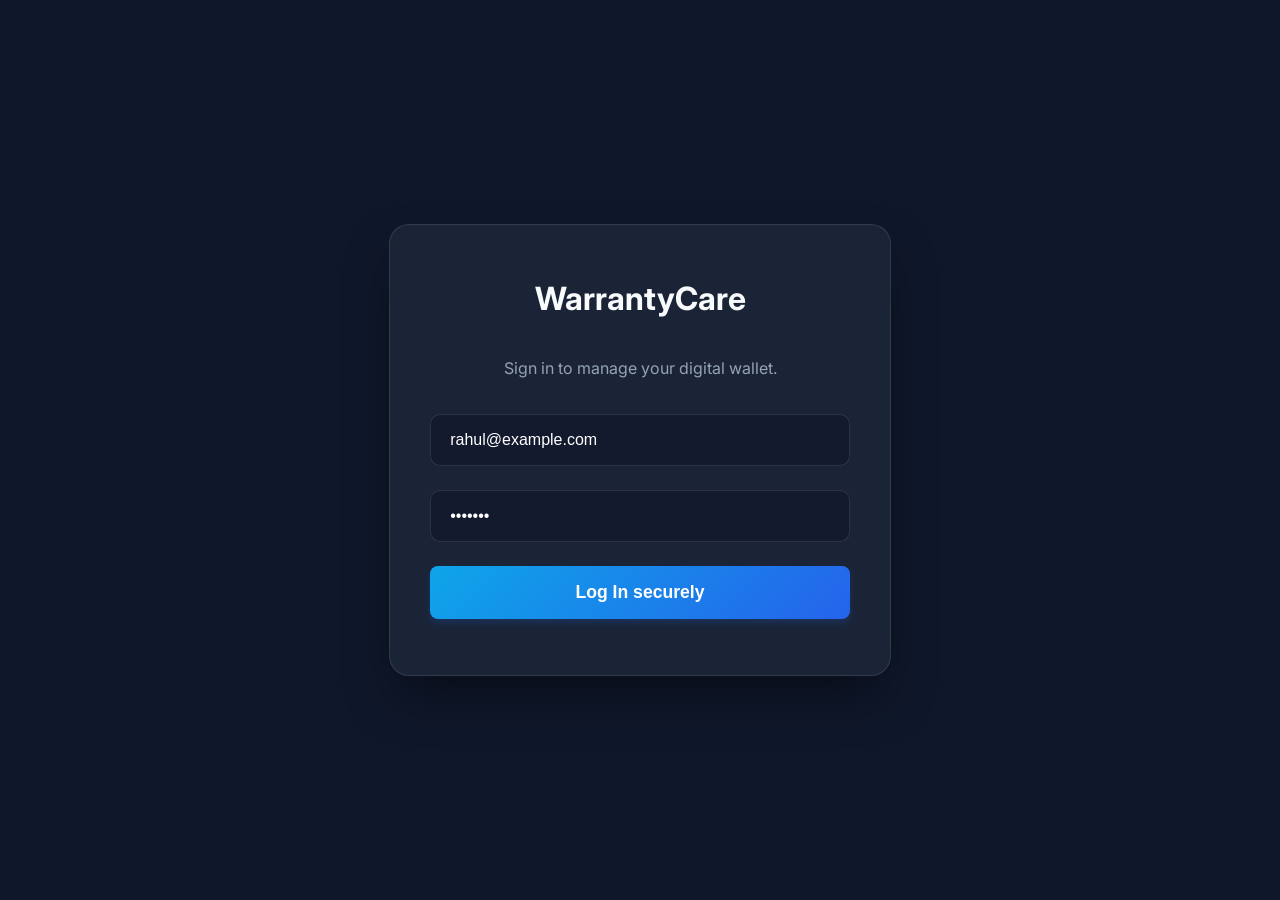
<file: warranty_tracker/frontend/index.html>
<!DOCTYPE html>
<html lang="en">
<head>
    <meta charset="UTF-8">
    <meta name="viewport" content="width=device-width, initial-scale=1.0">
    <title>WarrantyCare - Redirecting...</title>
    <script>
        if (localStorage.getItem('token')) {
            window.location.href = 'dashboard.html';
        } else {
            window.location.href = 'login.html';
        }
    </script>
</head>
<body></body>
</html>
</file>
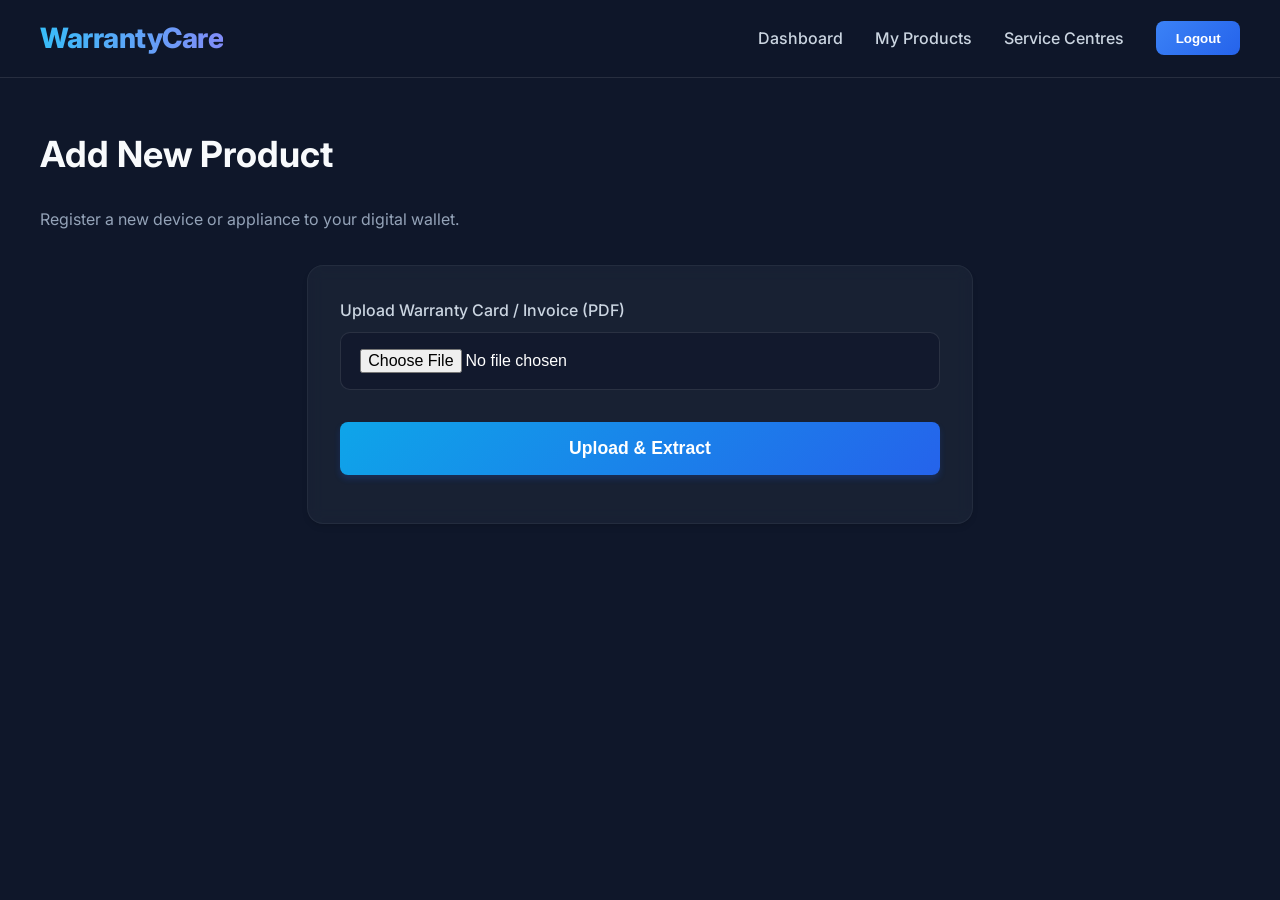
<file: warranty_tracker/frontend/add-product.html>
<!DOCTYPE html>
<html lang="en">
<head>
    <meta charset="UTF-8">
    <meta name="viewport" content="width=device-width, initial-scale=1.0">
    <title>Add Product - WarrantyCare</title>
    <link href="https://fonts.googleapis.com/css2?family=Inter:wght@400;500;600;700;800&display=swap" rel="stylesheet">
    <link rel="stylesheet" href="css/style.css">
</head>
<body>
    <main class="container">
        <h2>Add New Product</h2>
        <p style="color:#94a3b8; margin-bottom: 2rem;">Register a new device or appliance to your digital wallet.</p>
        
        <div class="card" style="max-width: 600px; margin: 0 auto;">
            <form id="add-product-form" enctype="multipart/form-data">
                <div style="margin-bottom: 2rem; text-align: left;">
                    <label style="display:block; margin-bottom: 0.5rem; color:#cbd5e1; font-weight: 500;">Upload Warranty Card / Invoice (PDF)</label>
                    <input type="file" id="invoice" accept="application/pdf" required style="margin-bottom: 0;">
                </div>
                
                <button type="submit" class="btn" style="width: 100%; font-size: 1.1rem; padding: 1rem;">Upload & Extract</button>
                <p id="msg" style="margin-top: 1rem;"></p>
            </form>
        </div>
    </main>
    <script src="js/api.js"></script>
    <script src="js/layout.js"></script>
    <script>
        document.getElementById('add-product-form').addEventListener('submit', async (e) => {
            e.preventDefault();
            const msgEl = document.getElementById('msg');
            msgEl.innerText = 'Extracting data using AI OCR...';
            msgEl.style.color = '#38bdf8';
            
            const file = document.getElementById('invoice').files[0];
            if (!file) return;

            const formData = new FormData();
            formData.append('invoice', file);
            
            try {
                // Perform a standard fetch because our apiCall wraps JSON body primarily.
                const token = localStorage.getItem('token');
                const res = await fetch('/api/products/upload/', {
                    method: 'POST',
                    headers: { 'Authorization': 'Bearer ' + token },
                    body: formData
                });
                
                if (!res.ok) throw new Error(await res.text());
                
                msgEl.innerText = 'Invoice processed successfully! Redirecting...';
                msgEl.style.color = '#4ade80';
                setTimeout(() => {
                    window.location.href = 'products.html';
                }, 1500);
            } catch (err) {
                msgEl.innerText = 'Failed to extract product.';
                msgEl.style.color = '#f87171';
                console.error(err);
            }
        });
    </script>
</body>
</html>
</file>
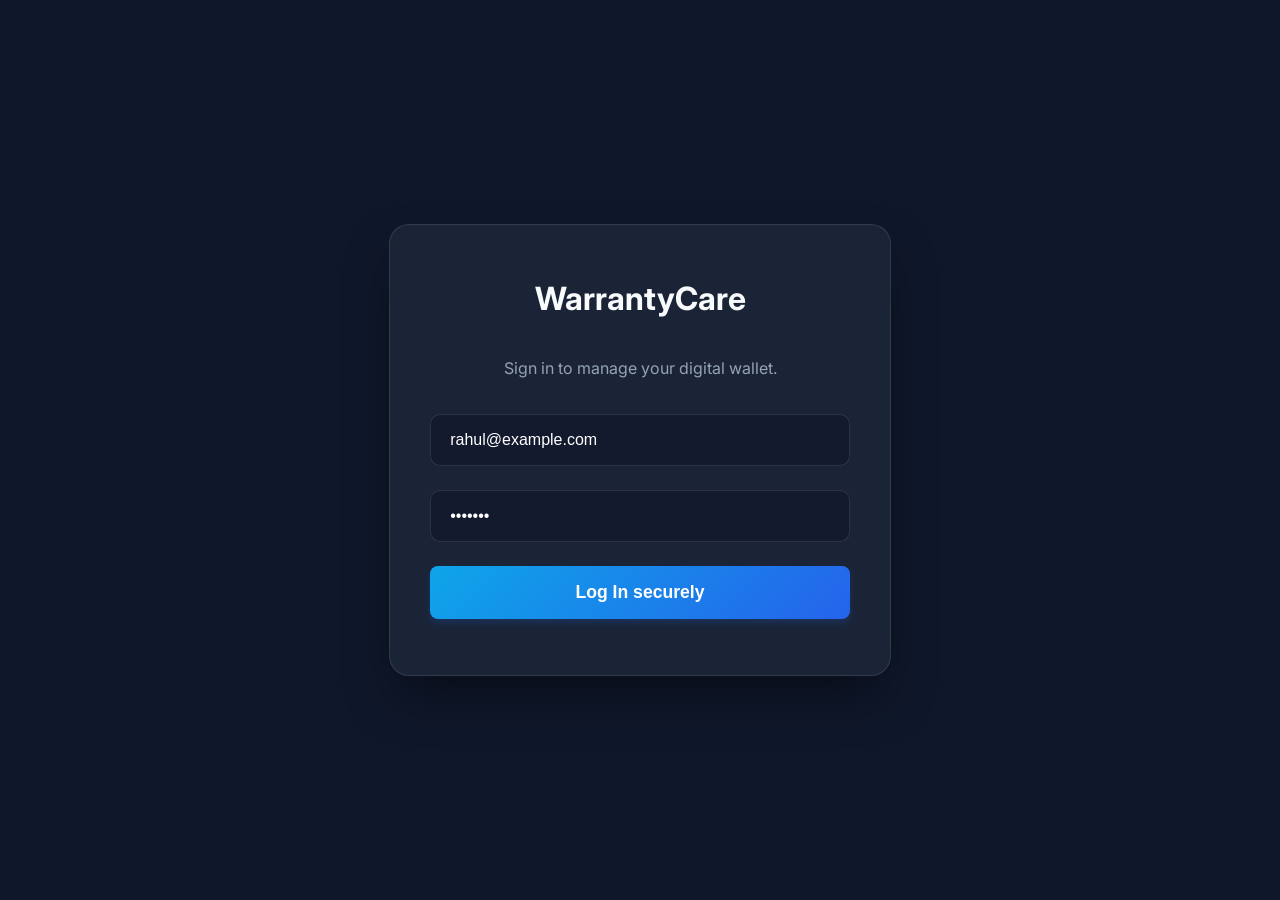
<file: warranty_tracker/frontend/login.html>
<!DOCTYPE html>
<html lang="en">
<head>
    <meta charset="UTF-8">
    <meta name="viewport" content="width=device-width, initial-scale=1.0">
    <title>Login - WarrantyCare</title>
    <link href="https://fonts.googleapis.com/css2?family=Inter:wght@400;500;600;700;800&display=swap" rel="stylesheet">
    <link rel="stylesheet" href="css/style.css">
</head>
<body>
    <div class="auth-wrapper">
        <div class="auth-container">
            <h2>WarrantyCare</h2>
            <p style="color: #94a3b8; margin-bottom: 2rem;">Sign in to manage your digital wallet.</p>
            <form id="login-form">
                <input type="email" id="email" placeholder="Email Address" required value="rahul@example.com">
                <input type="password" id="password" placeholder="Password" required value="demo123">
                <button type="submit" class="btn" style="width: 100%; font-size: 1.1rem; padding: 1rem;">Log In securely</button>
                <p id="error-msg" class="error"></p>
            </form>
        </div>
    </div>
    <script src="js/api.js"></script>
    <script>
        document.getElementById('login-form').addEventListener('submit', async (e) => {
            e.preventDefault();
            try {
                const data = await apiCall('/login/', 'POST', {
                    email: document.getElementById('email').value,
                    password: document.getElementById('password').value
                });
                localStorage.setItem('token', data.token);
                window.location.href = 'dashboard.html';
            } catch (err) {
                document.getElementById('error-msg').innerText = "Invalid credentials";
            }
        });
    </script>
</body>
</html>
</file>
<file: warranty_tracker/frontend/css/style.css>
body { 
    font-family: 'Inter', sans-serif; 
    margin: 0; 
    background: #0f172a; 
    color: #f8fafc; 
    line-height: 1.6;
}

/* Glassmorphism Navigation */
nav { 
    background: rgba(15, 23, 42, 0.7); 
    backdrop-filter: blur(12px);
    -webkit-backdrop-filter: blur(12px);
    border-bottom: 1px solid rgba(255, 255, 255, 0.1);
    position: sticky;
    top: 0;
    z-index: 100;
    padding: 1rem 2rem; 
    transition: all 0.3s ease;
}
.nav-container { 
    display: flex; justify-content: space-between; align-items: center; max-width: 1200px; margin: 0 auto; 
}
.brand { 
    font-size: 1.75rem; 
    font-weight: 800; 
    color: #38bdf8; 
    text-decoration: none; 
    letter-spacing: -0.5px;
    background: linear-gradient(to right, #38bdf8, #818cf8);
    -webkit-background-clip: text;
    -webkit-text-fill-color: transparent;
}
.nav-links { display: flex; align-items: center; }
.nav-links a { 
    color: #cbd5e1; 
    text-decoration: none; 
    margin-left: 2rem; 
    font-weight: 500;
    transition: color 0.2s;
}
.nav-links a:hover { color: #38bdf8; }
.nav-links button { 
    background: linear-gradient(135deg, #3b82f6, #2563eb);
    border: none; 
    color: white; 
    padding: 0.6rem 1.2rem; 
    border-radius: 8px; 
    font-weight: 600;
    cursor: pointer; 
    margin-left: 2rem; 
    transition: transform 0.2s, box-shadow 0.2s;
}
.nav-links button:hover {
    transform: translateY(-2px);
    box-shadow: 0 4px 12px rgba(59, 130, 246, 0.4);
}

.container { max-width: 1200px; margin: 3rem auto; padding: 0 1.5rem; }

/* Typography */
h2 { font-size: 2.25rem; font-weight: 700; margin-bottom: 1.5rem; color: #f8fafc; }
h3 { font-size: 1.5rem; font-weight: 600; margin-top: 2rem; margin-bottom: 1rem; color: #e2e8f0; }
h4 { font-size: 1.25rem; margin: 0 0 0.5rem 0; color: #f1f5f9; }

/* Glassmorphism Cards */
.card { 
    background: rgba(30, 41, 59, 0.6);
    backdrop-filter: blur(8px);
    border: 1px solid rgba(255, 255, 255, 0.05);
    padding: 2rem; 
    border-radius: 16px; 
    box-shadow: 0 4px 6px -1px rgba(0, 0, 0, 0.1), 0 2px 4px -1px rgba(0, 0, 0, 0.06); 
    margin-bottom: 1.5rem; 
    transition: transform 0.3s ease, box-shadow 0.3s ease, border-color 0.3s ease;
}
.card:hover {
    transform: translateY(-4px);
    box-shadow: 0 10px 20px rgba(0, 0, 0, 0.2);
    border-color: rgba(56, 189, 248, 0.3);
}

.grid { display: grid; grid-template-columns: repeat(auto-fill, minmax(320px, 1fr)); gap: 2rem; }

/* Buttons */
.btn { 
    display: inline-block; 
    padding: 0.8rem 1.6rem; 
    background: linear-gradient(135deg, #0ea5e9, #2563eb); 
    color: white; 
    font-weight: 600;
    border: none; 
    border-radius: 8px; 
    cursor: pointer; 
    transition: all 0.2s ease;
    text-align: center;
    box-shadow: 0 4px 6px rgba(37, 99, 235, 0.2);
}
.btn:hover { 
    background: linear-gradient(135deg, #38bdf8, #3b82f6); 
    transform: translateY(-2px);
    box-shadow: 0 6px 12px rgba(37, 99, 235, 0.3);
}
.actions { display: flex; gap: 1rem; margin-top: 1rem; }

/* Auth Layout */
.auth-wrapper {
    display: flex;
    align-items: center;
    justify-content: center;
    min-height: 100vh;
    background: url('https://images.unsplash.com/photo-1550751827-4bd374c3f58b?auto=format&fit=crop&q=80&w=2000') center/cover;
    position: relative;
}
.auth-wrapper::before {
    content: '';
    position: absolute;
    inset: 0;
    background: linear-gradient(135deg, rgba(15,23,42,0.9) 0%, rgba(15,23,42,0.7) 100%);
}
.auth-container { 
    position: relative;
    width: 100%;
    max-width: 420px; 
    background: rgba(30, 41, 59, 0.8); 
    backdrop-filter: blur(16px);
    -webkit-backdrop-filter: blur(16px);
    border: 1px solid rgba(255, 255, 255, 0.1);
    padding: 3rem 2.5rem; 
    border-radius: 20px; 
    box-shadow: 0 25px 50px -12px rgba(0, 0, 0, 0.5); 
    text-align: center;
}
.auth-container h2 {
    margin-top: 0;
    margin-bottom: 2rem;
    font-size: 2rem;
}

/* Forms */
input { 
    width: 100%; 
    padding: 1rem 1.2rem; 
    margin-bottom: 1.5rem; 
    background: rgba(15, 23, 42, 0.6);
    border: 1px solid rgba(255, 255, 255, 0.1); 
    color: white;
    border-radius: 10px; 
    box-sizing: border-box; 
    font-size: 1rem;
    transition: all 0.2s ease;
}
input:focus {
    outline: none;
    border-color: #38bdf8;
    box-shadow: 0 0 0 3px rgba(56, 189, 248, 0.2);
}
.error { color: #f87171; font-size: 0.9rem; margin-top: -0.5rem; margin-bottom: 1rem; }

/* Alerts */
.alert { 
    border-left: 4px solid #f59e0b; 
    background: rgba(245, 158, 11, 0.1); 
    color: #fcd34d;
}
.alert-red {
    border-left: 4px solid #ef4444; 
    background: rgba(239, 68, 68, 0.1); 
    color: #fca5a5;
}

/* Status Badges */
.badge {
    display: inline-block;
    padding: 0.25rem 0.75rem;
    border-radius: 9999px;
    font-size: 0.875rem;
    font-weight: 600;
}
.badge-active { background: rgba(34, 197, 94, 0.2); color: #4ade80; }
.badge-expiring { background: rgba(245, 158, 11, 0.2); color: #fbbf24; }
.badge-expired { background: rgba(239, 68, 68, 0.2); color: #f87171; }

.stats-grid {
    display: grid;
    grid-template-columns: repeat(auto-fit, minmax(200px, 1fr));
    gap: 1.5rem;
    margin-bottom: 3rem;
}
.stat-card {
    background: linear-gradient(135deg, rgba(30,41,59,0.8), rgba(15,23,42,0.9));
    border: 1px solid rgba(255,255,255,0.05);
    padding: 1.5rem;
    border-radius: 16px;
    text-align: center;
}
.stat-value {
    font-size: 2.5rem;
    font-weight: 800;
    background: linear-gradient(to right, #38bdf8, #818cf8);
    -webkit-background-clip: text;
    -webkit-text-fill-color: transparent;
    margin-bottom: 0.5rem;
}
.stat-label {
    color: #94a3b8;
    font-weight: 500;
    text-transform: uppercase;
    letter-spacing: 1px;
    font-size: 0.875rem;
}
</file>
